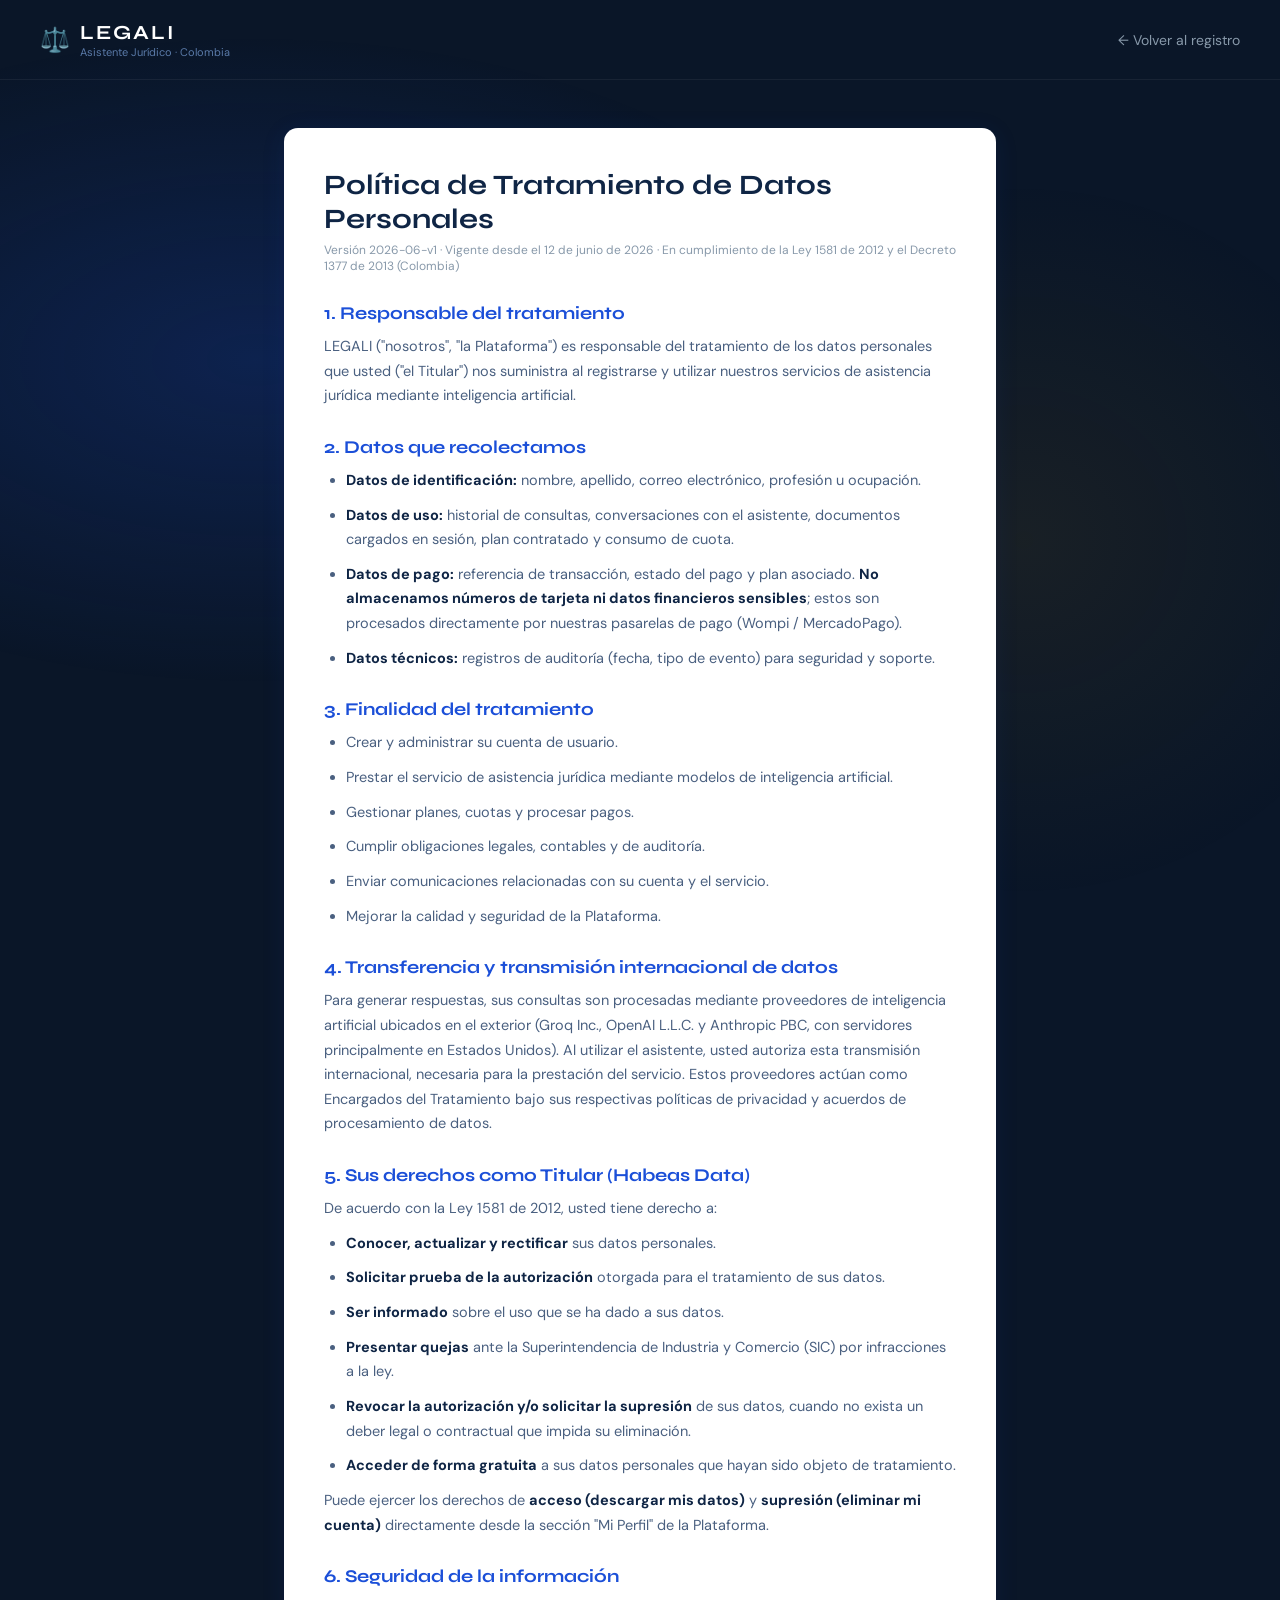
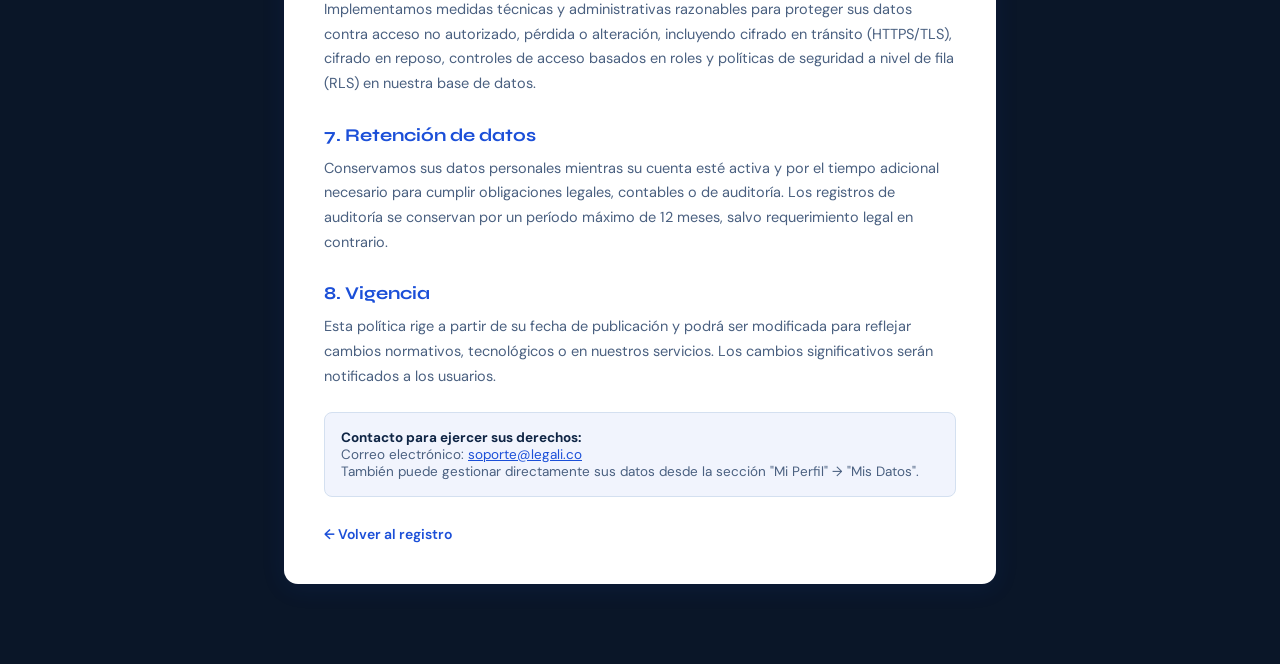
<file: LEGALI-WEB/privacidad.html>
<!DOCTYPE html>
<html lang="es">
<head>
<link rel="icon" href="data:image/svg+xml,<svg xmlns='http://www.w3.org/2000/svg' viewBox='0 0 100 100'><text y='.9em' font-size='90'>⚖️</text></svg>">
  <meta charset="UTF-8"/>
<meta name="viewport" content="width=device-width, initial-scale=1.0"/>
<title>LEGALI — Política de Tratamiento de Datos Personales</title>
<link rel="preconnect" href="https://fonts.googleapis.com"/>
<link href="https://fonts.googleapis.com/css2?family=Syne:wght@600;700;800&family=DM+Sans:ital,wght@0,300;0,400;0,500;0,600;1,400&display=swap" rel="stylesheet"/>
<style>
*, *::before, *::after { box-sizing: border-box; margin: 0; padding: 0; }
:root {
  --primary: #1B4FD8; --primary-light: #3B82F6; --sidebar-bg: #0A1628;
  --bg: #F0F4FC; --card: #FFFFFF; --text: #0F2545; --text-soft: #4A6080;
  --text-muted: #8899AA; --border: #D4E0F0; --gold: #C8960A; --gold-light: #F5C842;
  --green: #0D9E6C; --red: #DC2626; --radius: 14px; --radius-sm: 8px;
  --shadow: 0 4px 24px rgba(27,79,216,0.10);
  --font-display: 'Syne', sans-serif; --font-body: 'DM Sans', sans-serif;
}
html, body { font-family: var(--font-body); background: var(--sidebar-bg); color: #fff; }

.bg-pattern {
  position: fixed; inset: 0;
  background: radial-gradient(ellipse 80% 60% at 20% 40%, rgba(27,79,216,0.22) 0%, transparent 60%),
              radial-gradient(ellipse 60% 80% at 80% 60%, rgba(200,150,10,0.08) 0%, transparent 50%);
  pointer-events: none;
}

.nav {
  position: relative; z-index: 10; display: flex; align-items: center;
  justify-content: space-between; padding: 20px 40px;
  border-bottom: 1px solid rgba(255,255,255,0.06);
}
.nav-brand { display: flex; align-items: center; gap: 10px; text-decoration: none; }
.nav-brand-name { font-family: var(--font-display); font-size: 20px; font-weight: 700; color: #fff; letter-spacing: 2px; }
.nav-brand-sub { font-size: 11px; color: #5A7AA8; }
.nav-link { color: #8899AA; font-size: 14px; text-decoration: none; transition: color .2s; }
.nav-link:hover { color: #fff; }

.wrap {
  position: relative; z-index: 1; max-width: 760px; margin: 0 auto;
  padding: 48px 24px 80px;
}
.doc-card {
  background: var(--card); color: var(--text); border-radius: var(--radius);
  padding: 40px; box-shadow: var(--shadow);
}
.doc-title { font-family: var(--font-display); font-size: 28px; font-weight: 700; margin-bottom: 6px; }
.doc-meta { font-size: 12px; color: var(--text-muted); margin-bottom: 28px; }
.doc-card h2 { font-family: var(--font-display); font-size: 18px; margin: 28px 0 10px; color: var(--primary); }
.doc-card h2:first-of-type { margin-top: 0; }
.doc-card p, .doc-card li { font-size: 14.5px; line-height: 1.7; color: var(--text-soft); margin-bottom: 10px; }
.doc-card ul { padding-left: 22px; margin-bottom: 10px; }
.doc-card strong { color: var(--text); }
.back-link { display: inline-block; margin-top: 28px; color: var(--primary); font-size: 14px; text-decoration: none; font-weight: 600; }
.contact-box {
  margin-top: 24px; padding: 16px; border-radius: var(--radius-sm);
  background: rgba(27,79,216,0.06); border: 1px solid var(--border);
  font-size: 13.5px; color: var(--text-soft);
}
</style>
</head>
<body>
<div class="bg-pattern"></div>

<nav class="nav">
  <a href="planes.html" class="nav-brand">
    <span style="font-size:24px;">⚖️</span>
    <div>
      <div class="nav-brand-name">LEGALI</div>
      <div class="nav-brand-sub">Asistente Jurídico · Colombia</div>
    </div>
  </a>
  <a href="register.html" class="nav-link">← Volver al registro</a>
</nav>

<div class="wrap">
  <div class="doc-card">
    <div class="doc-title">Política de Tratamiento de Datos Personales</div>
    <div class="doc-meta">Versión 2026-06-v1 · Vigente desde el 12 de junio de 2026 · En cumplimiento de la Ley 1581 de 2012 y el Decreto 1377 de 2013 (Colombia)</div>

    <h2>1. Responsable del tratamiento</h2>
    <p>LEGALI ("nosotros", "la Plataforma") es responsable del tratamiento de los datos personales que usted ("el Titular") nos suministra al registrarse y utilizar nuestros servicios de asistencia jurídica mediante inteligencia artificial.</p>

    <h2>2. Datos que recolectamos</h2>
    <ul>
      <li><strong>Datos de identificación:</strong> nombre, apellido, correo electrónico, profesión u ocupación.</li>
      <li><strong>Datos de uso:</strong> historial de consultas, conversaciones con el asistente, documentos cargados en sesión, plan contratado y consumo de cuota.</li>
      <li><strong>Datos de pago:</strong> referencia de transacción, estado del pago y plan asociado. <strong>No almacenamos números de tarjeta ni datos financieros sensibles</strong>; estos son procesados directamente por nuestras pasarelas de pago (Wompi / MercadoPago).</li>
      <li><strong>Datos técnicos:</strong> registros de auditoría (fecha, tipo de evento) para seguridad y soporte.</li>
    </ul>

    <h2>3. Finalidad del tratamiento</h2>
    <ul>
      <li>Crear y administrar su cuenta de usuario.</li>
      <li>Prestar el servicio de asistencia jurídica mediante modelos de inteligencia artificial.</li>
      <li>Gestionar planes, cuotas y procesar pagos.</li>
      <li>Cumplir obligaciones legales, contables y de auditoría.</li>
      <li>Enviar comunicaciones relacionadas con su cuenta y el servicio.</li>
      <li>Mejorar la calidad y seguridad de la Plataforma.</li>
    </ul>

    <h2>4. Transferencia y transmisión internacional de datos</h2>
    <p>Para generar respuestas, sus consultas son procesadas mediante proveedores de inteligencia artificial ubicados en el exterior (Groq Inc., OpenAI L.L.C. y Anthropic PBC, con servidores principalmente en Estados Unidos). Al utilizar el asistente, usted autoriza esta transmisión internacional, necesaria para la prestación del servicio. Estos proveedores actúan como Encargados del Tratamiento bajo sus respectivas políticas de privacidad y acuerdos de procesamiento de datos.</p>

    <h2>5. Sus derechos como Titular (Habeas Data)</h2>
    <p>De acuerdo con la Ley 1581 de 2012, usted tiene derecho a:</p>
    <ul>
      <li><strong>Conocer, actualizar y rectificar</strong> sus datos personales.</li>
      <li><strong>Solicitar prueba de la autorización</strong> otorgada para el tratamiento de sus datos.</li>
      <li><strong>Ser informado</strong> sobre el uso que se ha dado a sus datos.</li>
      <li><strong>Presentar quejas</strong> ante la Superintendencia de Industria y Comercio (SIC) por infracciones a la ley.</li>
      <li><strong>Revocar la autorización y/o solicitar la supresión</strong> de sus datos, cuando no exista un deber legal o contractual que impida su eliminación.</li>
      <li><strong>Acceder de forma gratuita</strong> a sus datos personales que hayan sido objeto de tratamiento.</li>
    </ul>
    <p>Puede ejercer los derechos de <strong>acceso (descargar mis datos)</strong> y <strong>supresión (eliminar mi cuenta)</strong> directamente desde la sección "Mi Perfil" de la Plataforma.</p>

    <h2>6. Seguridad de la información</h2>
    <p>Implementamos medidas técnicas y administrativas razonables para proteger sus datos contra acceso no autorizado, pérdida o alteración, incluyendo cifrado en tránsito (HTTPS/TLS), cifrado en reposo, controles de acceso basados en roles y políticas de seguridad a nivel de fila (RLS) en nuestra base de datos.</p>

    <h2>7. Retención de datos</h2>
    <p>Conservamos sus datos personales mientras su cuenta esté activa y por el tiempo adicional necesario para cumplir obligaciones legales, contables o de auditoría. Los registros de auditoría se conservan por un período máximo de 12 meses, salvo requerimiento legal en contrario.</p>

    <h2>8. Vigencia</h2>
    <p>Esta política rige a partir de su fecha de publicación y podrá ser modificada para reflejar cambios normativos, tecnológicos o en nuestros servicios. Los cambios significativos serán notificados a los usuarios.</p>

    <div class="contact-box">
      <strong>Contacto para ejercer sus derechos:</strong><br/>
      Correo electrónico: <a href="mailto:soporte@legali.co" style="color:var(--primary);">soporte@legali.co</a><br/>
      También puede gestionar directamente sus datos desde la sección "Mi Perfil" → "Mis Datos".
    </div>

    <a href="register.html" class="back-link">← Volver al registro</a>
  </div>
</div>

</body>
</html>
</file>
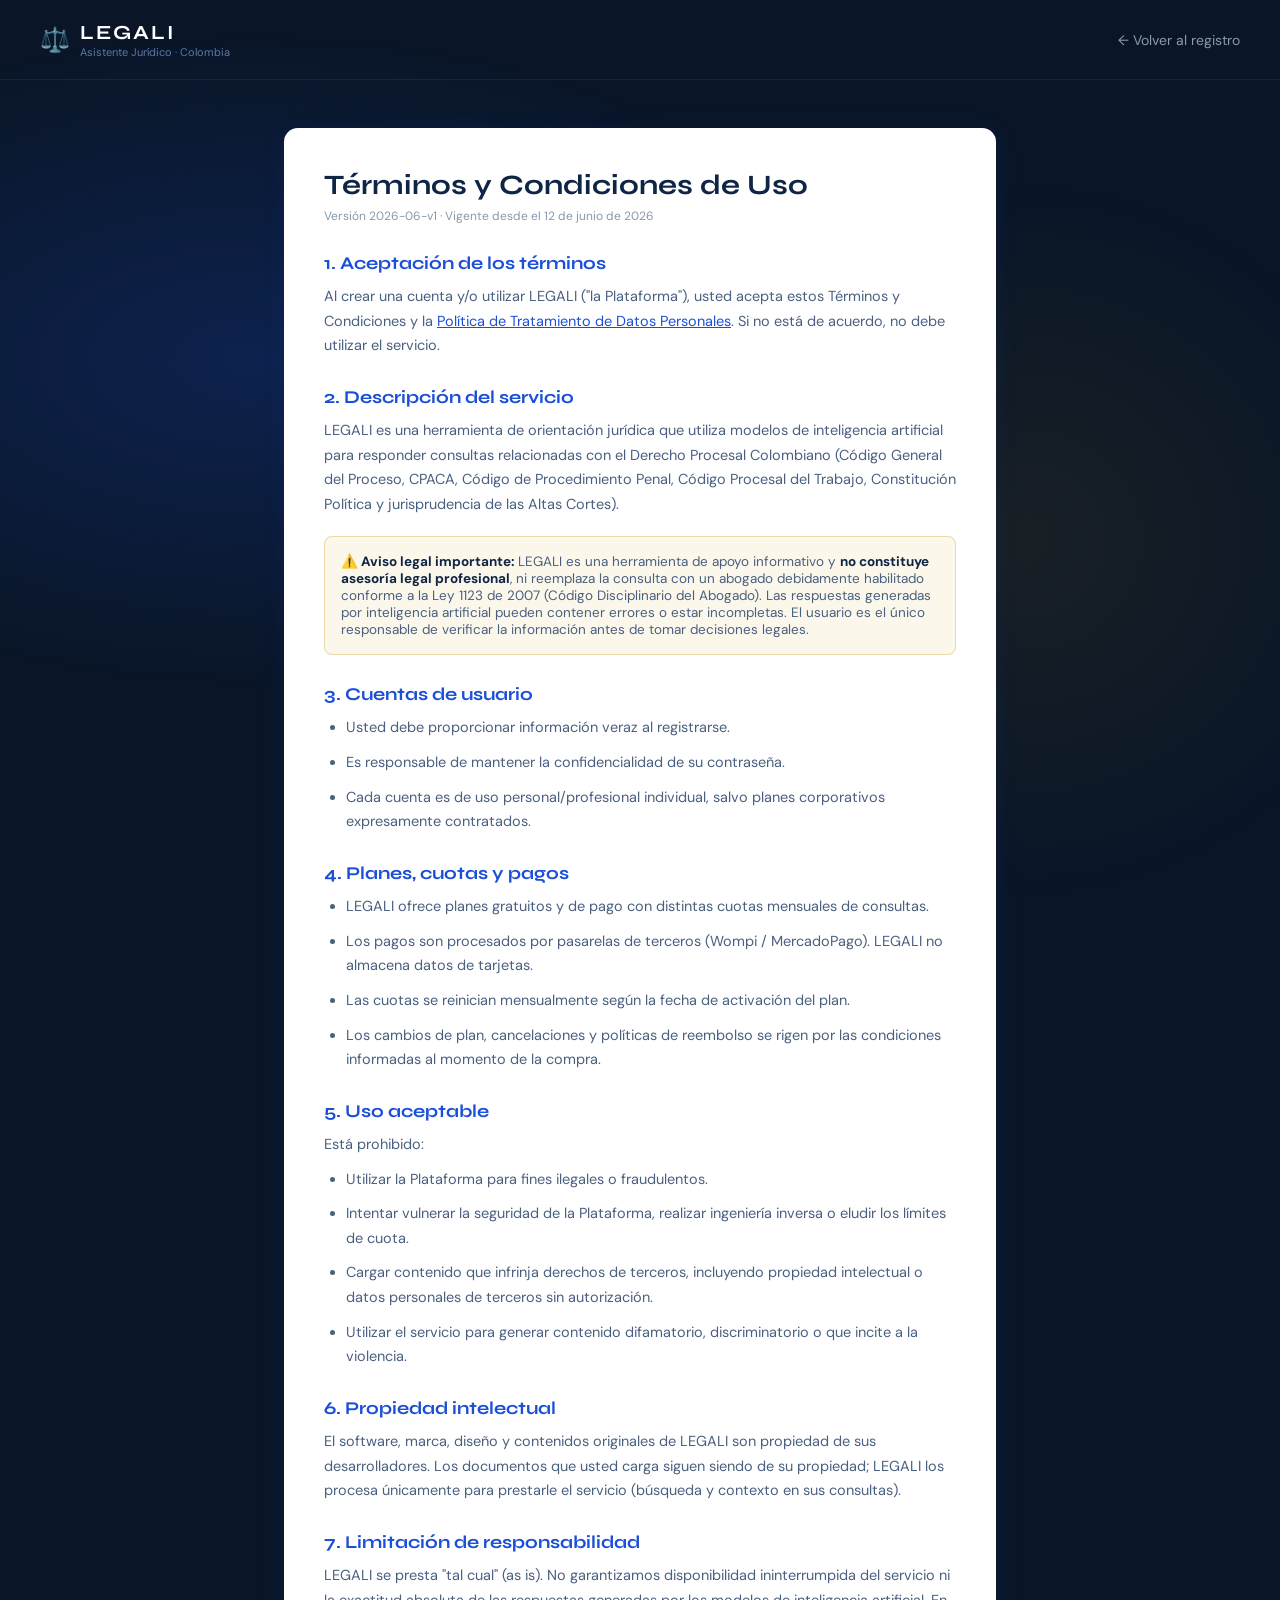
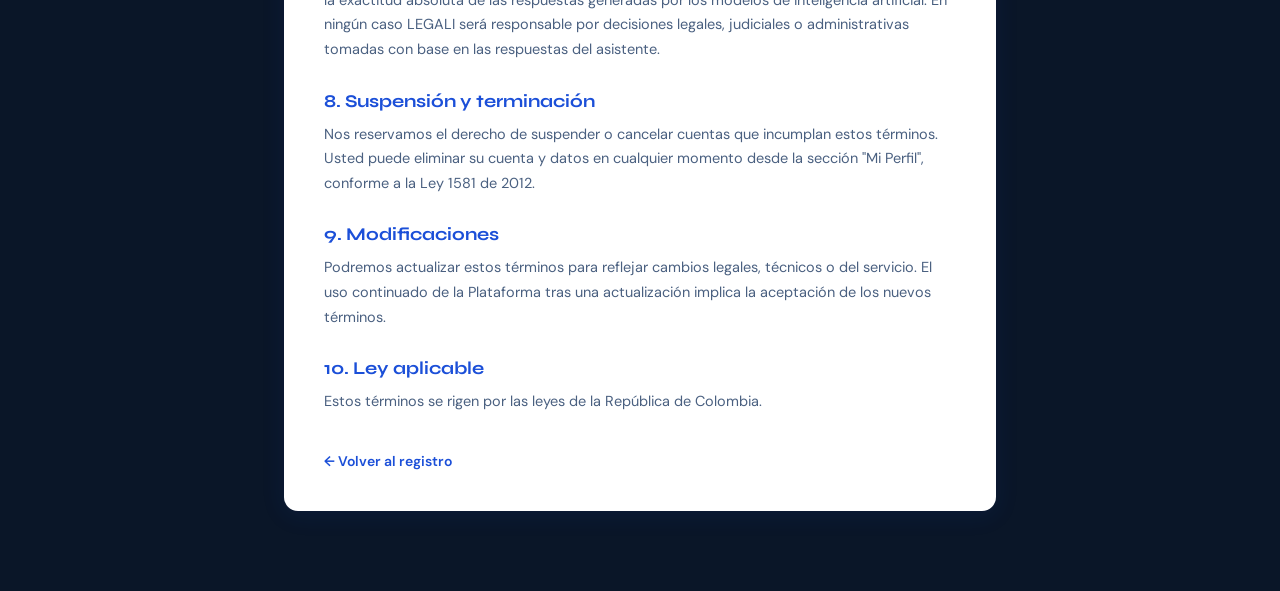
<file: LEGALI-WEB/terminos.html>
<!DOCTYPE html>
<html lang="es">
<head>
<link rel="icon" href="data:image/svg+xml,<svg xmlns='http://www.w3.org/2000/svg' viewBox='0 0 100 100'><text y='.9em' font-size='90'>⚖️</text></svg>">
  <meta charset="UTF-8"/>
<meta name="viewport" content="width=device-width, initial-scale=1.0"/>
<title>LEGALI — Términos y Condiciones</title>
<link rel="preconnect" href="https://fonts.googleapis.com"/>
<link href="https://fonts.googleapis.com/css2?family=Syne:wght@600;700;800&family=DM+Sans:ital,wght@0,300;0,400;0,500;0,600;1,400&display=swap" rel="stylesheet"/>
<style>
*, *::before, *::after { box-sizing: border-box; margin: 0; padding: 0; }
:root {
  --primary: #1B4FD8; --primary-light: #3B82F6; --sidebar-bg: #0A1628;
  --bg: #F0F4FC; --card: #FFFFFF; --text: #0F2545; --text-soft: #4A6080;
  --text-muted: #8899AA; --border: #D4E0F0; --gold: #C8960A; --gold-light: #F5C842;
  --green: #0D9E6C; --red: #DC2626; --radius: 14px; --radius-sm: 8px;
  --shadow: 0 4px 24px rgba(27,79,216,0.10);
  --font-display: 'Syne', sans-serif; --font-body: 'DM Sans', sans-serif;
}
html, body { font-family: var(--font-body); background: var(--sidebar-bg); color: #fff; }

.bg-pattern {
  position: fixed; inset: 0;
  background: radial-gradient(ellipse 80% 60% at 20% 40%, rgba(27,79,216,0.22) 0%, transparent 60%),
              radial-gradient(ellipse 60% 80% at 80% 60%, rgba(200,150,10,0.08) 0%, transparent 50%);
  pointer-events: none;
}

.nav {
  position: relative; z-index: 10; display: flex; align-items: center;
  justify-content: space-between; padding: 20px 40px;
  border-bottom: 1px solid rgba(255,255,255,0.06);
}
.nav-brand { display: flex; align-items: center; gap: 10px; text-decoration: none; }
.nav-brand-name { font-family: var(--font-display); font-size: 20px; font-weight: 700; color: #fff; letter-spacing: 2px; }
.nav-brand-sub { font-size: 11px; color: #5A7AA8; }
.nav-link { color: #8899AA; font-size: 14px; text-decoration: none; transition: color .2s; }
.nav-link:hover { color: #fff; }

.wrap {
  position: relative; z-index: 1; max-width: 760px; margin: 0 auto;
  padding: 48px 24px 80px;
}
.doc-card {
  background: var(--card); color: var(--text); border-radius: var(--radius);
  padding: 40px; box-shadow: var(--shadow);
}
.doc-title { font-family: var(--font-display); font-size: 28px; font-weight: 700; margin-bottom: 6px; }
.doc-meta { font-size: 12px; color: var(--text-muted); margin-bottom: 28px; }
.doc-card h2 { font-family: var(--font-display); font-size: 18px; margin: 28px 0 10px; color: var(--primary); }
.doc-card h2:first-of-type { margin-top: 0; }
.doc-card p, .doc-card li { font-size: 14.5px; line-height: 1.7; color: var(--text-soft); margin-bottom: 10px; }
.doc-card ul { padding-left: 22px; margin-bottom: 10px; }
.doc-card strong { color: var(--text); }
.back-link { display: inline-block; margin-top: 28px; color: var(--primary); font-size: 14px; text-decoration: none; font-weight: 600; }
.warn-box {
  margin: 20px 0; padding: 16px; border-radius: var(--radius-sm);
  background: rgba(200,150,10,0.08); border: 1px solid rgba(200,150,10,0.3);
  font-size: 13.5px; color: var(--text-soft);
}
</style>
</head>
<body>
<div class="bg-pattern"></div>

<nav class="nav">
  <a href="planes.html" class="nav-brand">
    <span style="font-size:24px;">⚖️</span>
    <div>
      <div class="nav-brand-name">LEGALI</div>
      <div class="nav-brand-sub">Asistente Jurídico · Colombia</div>
    </div>
  </a>
  <a href="register.html" class="nav-link">← Volver al registro</a>
</nav>

<div class="wrap">
  <div class="doc-card">
    <div class="doc-title">Términos y Condiciones de Uso</div>
    <div class="doc-meta">Versión 2026-06-v1 · Vigente desde el 12 de junio de 2026</div>

    <h2>1. Aceptación de los términos</h2>
    <p>Al crear una cuenta y/o utilizar LEGALI ("la Plataforma"), usted acepta estos Términos y Condiciones y la <a href="privacidad.html" style="color:var(--primary);">Política de Tratamiento de Datos Personales</a>. Si no está de acuerdo, no debe utilizar el servicio.</p>

    <h2>2. Descripción del servicio</h2>
    <p>LEGALI es una herramienta de orientación jurídica que utiliza modelos de inteligencia artificial para responder consultas relacionadas con el Derecho Procesal Colombiano (Código General del Proceso, CPACA, Código de Procedimiento Penal, Código Procesal del Trabajo, Constitución Política y jurisprudencia de las Altas Cortes).</p>

    <div class="warn-box">
      <strong>⚠️ Aviso legal importante:</strong> LEGALI es una herramienta de apoyo informativo y <strong>no constituye asesoría legal profesional</strong>, ni reemplaza la consulta con un abogado debidamente habilitado conforme a la Ley 1123 de 2007 (Código Disciplinario del Abogado). Las respuestas generadas por inteligencia artificial pueden contener errores o estar incompletas. El usuario es el único responsable de verificar la información antes de tomar decisiones legales.
    </div>

    <h2>3. Cuentas de usuario</h2>
    <ul>
      <li>Usted debe proporcionar información veraz al registrarse.</li>
      <li>Es responsable de mantener la confidencialidad de su contraseña.</li>
      <li>Cada cuenta es de uso personal/profesional individual, salvo planes corporativos expresamente contratados.</li>
    </ul>

    <h2>4. Planes, cuotas y pagos</h2>
    <ul>
      <li>LEGALI ofrece planes gratuitos y de pago con distintas cuotas mensuales de consultas.</li>
      <li>Los pagos son procesados por pasarelas de terceros (Wompi / MercadoPago). LEGALI no almacena datos de tarjetas.</li>
      <li>Las cuotas se reinician mensualmente según la fecha de activación del plan.</li>
      <li>Los cambios de plan, cancelaciones y políticas de reembolso se rigen por las condiciones informadas al momento de la compra.</li>
    </ul>

    <h2>5. Uso aceptable</h2>
    <p>Está prohibido:</p>
    <ul>
      <li>Utilizar la Plataforma para fines ilegales o fraudulentos.</li>
      <li>Intentar vulnerar la seguridad de la Plataforma, realizar ingeniería inversa o eludir los límites de cuota.</li>
      <li>Cargar contenido que infrinja derechos de terceros, incluyendo propiedad intelectual o datos personales de terceros sin autorización.</li>
      <li>Utilizar el servicio para generar contenido difamatorio, discriminatorio o que incite a la violencia.</li>
    </ul>

    <h2>6. Propiedad intelectual</h2>
    <p>El software, marca, diseño y contenidos originales de LEGALI son propiedad de sus desarrolladores. Los documentos que usted carga siguen siendo de su propiedad; LEGALI los procesa únicamente para prestarle el servicio (búsqueda y contexto en sus consultas).</p>

    <h2>7. Limitación de responsabilidad</h2>
    <p>LEGALI se presta "tal cual" (as is). No garantizamos disponibilidad ininterrumpida del servicio ni la exactitud absoluta de las respuestas generadas por los modelos de inteligencia artificial. En ningún caso LEGALI será responsable por decisiones legales, judiciales o administrativas tomadas con base en las respuestas del asistente.</p>

    <h2>8. Suspensión y terminación</h2>
    <p>Nos reservamos el derecho de suspender o cancelar cuentas que incumplan estos términos. Usted puede eliminar su cuenta y datos en cualquier momento desde la sección "Mi Perfil", conforme a la Ley 1581 de 2012.</p>

    <h2>9. Modificaciones</h2>
    <p>Podremos actualizar estos términos para reflejar cambios legales, técnicos o del servicio. El uso continuado de la Plataforma tras una actualización implica la aceptación de los nuevos términos.</p>

    <h2>10. Ley aplicable</h2>
    <p>Estos términos se rigen por las leyes de la República de Colombia.</p>

    <a href="register.html" class="back-link">← Volver al registro</a>
  </div>
</div>

</body>
</html>
</file>
